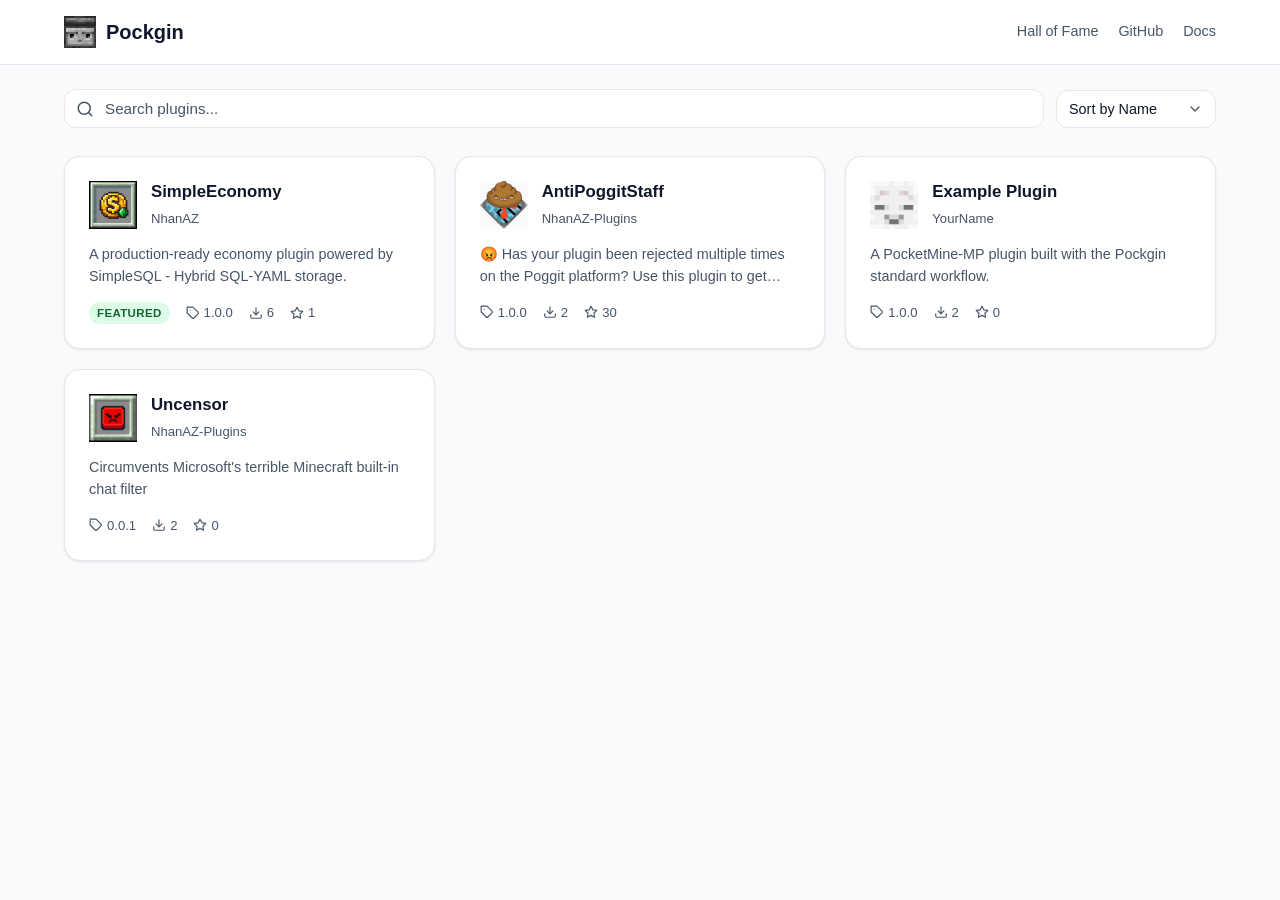
<file: index.html>
<!DOCTYPE html>
<html lang="en">
<head>
  <meta charset="UTF-8">
  <meta name="viewport" content="width=device-width, initial-scale=1.0">
  <title>Pockgin</title>
  <meta name="description" content="Pockgin – A static-first plugin registry for PocketMine-MP. Browse, discover, and download plugins without the overhead.">
  <link rel="icon" type="image/x-icon" href="assets/branding/favicon.ico">
  <link rel="icon" type="image/png" sizes="32x32" href="assets/branding/favicon-32x32.png">
  <link rel="apple-touch-icon" href="assets/branding/apple-touch-icon.png">
  <link rel="stylesheet" href="styles.css">
</head>
<body>

  <header class="site-header">
    <div class="container header-inner">
      <a href="index.html" class="site-logo">
        <img src="assets/branding/favicon-32x32.png" alt="Pockgin" width="32" height="32">
        <span>Pockgin</span>
      </a>
      <nav class="header-nav">
        <a href="hall-of-fame.html">Hall of Fame</a>
        <a href="https://github.com/pockgin" target="_blank" rel="noopener">GitHub</a>
        <a href="https://github.com/pockgin/docs" target="_blank" rel="noopener">Docs</a>
      </nav>
    </div>
  </header>

  <main class="container home-main">
    <div class="toolbar">
      <div class="search-box">
        <svg class="search-icon" viewBox="0 0 24 24" fill="none" stroke="currentColor" stroke-width="2" stroke-linecap="round" stroke-linejoin="round">
          <circle cx="11" cy="11" r="8"/>
          <line x1="21" y1="21" x2="16.65" y2="16.65"/>
        </svg>
        <input type="text" id="search-input" placeholder="Search plugins..." autocomplete="off">
      </div>
      <div class="sort-dropdown" id="sort-dropdown">
        <button type="button" class="sort-trigger" id="sort-trigger" aria-haspopup="listbox" aria-expanded="false">
          <span id="sort-label">Sort by Name</span>
          <svg viewBox="0 0 24 24" fill="none" stroke="currentColor" stroke-width="2" stroke-linecap="round" stroke-linejoin="round">
            <polyline points="6 9 12 15 18 9"></polyline>
          </svg>
        </button>
        <div class="sort-menu" id="sort-menu" role="listbox" aria-labelledby="sort-trigger">
          <button type="button" class="sort-option active" data-sort="name" role="option" aria-selected="true">Sort by Name</button>
          <button type="button" class="sort-option" data-sort="downloads" role="option" aria-selected="false">Sort by Downloads</button>
          <button type="button" class="sort-option" data-sort="stars" role="option" aria-selected="false">Sort by Stars</button>
        </div>
      </div>
    </div>

    <div id="plugin-list" class="plugin-grid">
      <div class="loading">
        <div class="spinner"></div>
        <p>Loading plugins...</p>
      </div>
    </div>
  </main>

  <script src="app.js"></script>
</body>
</html>
</file>
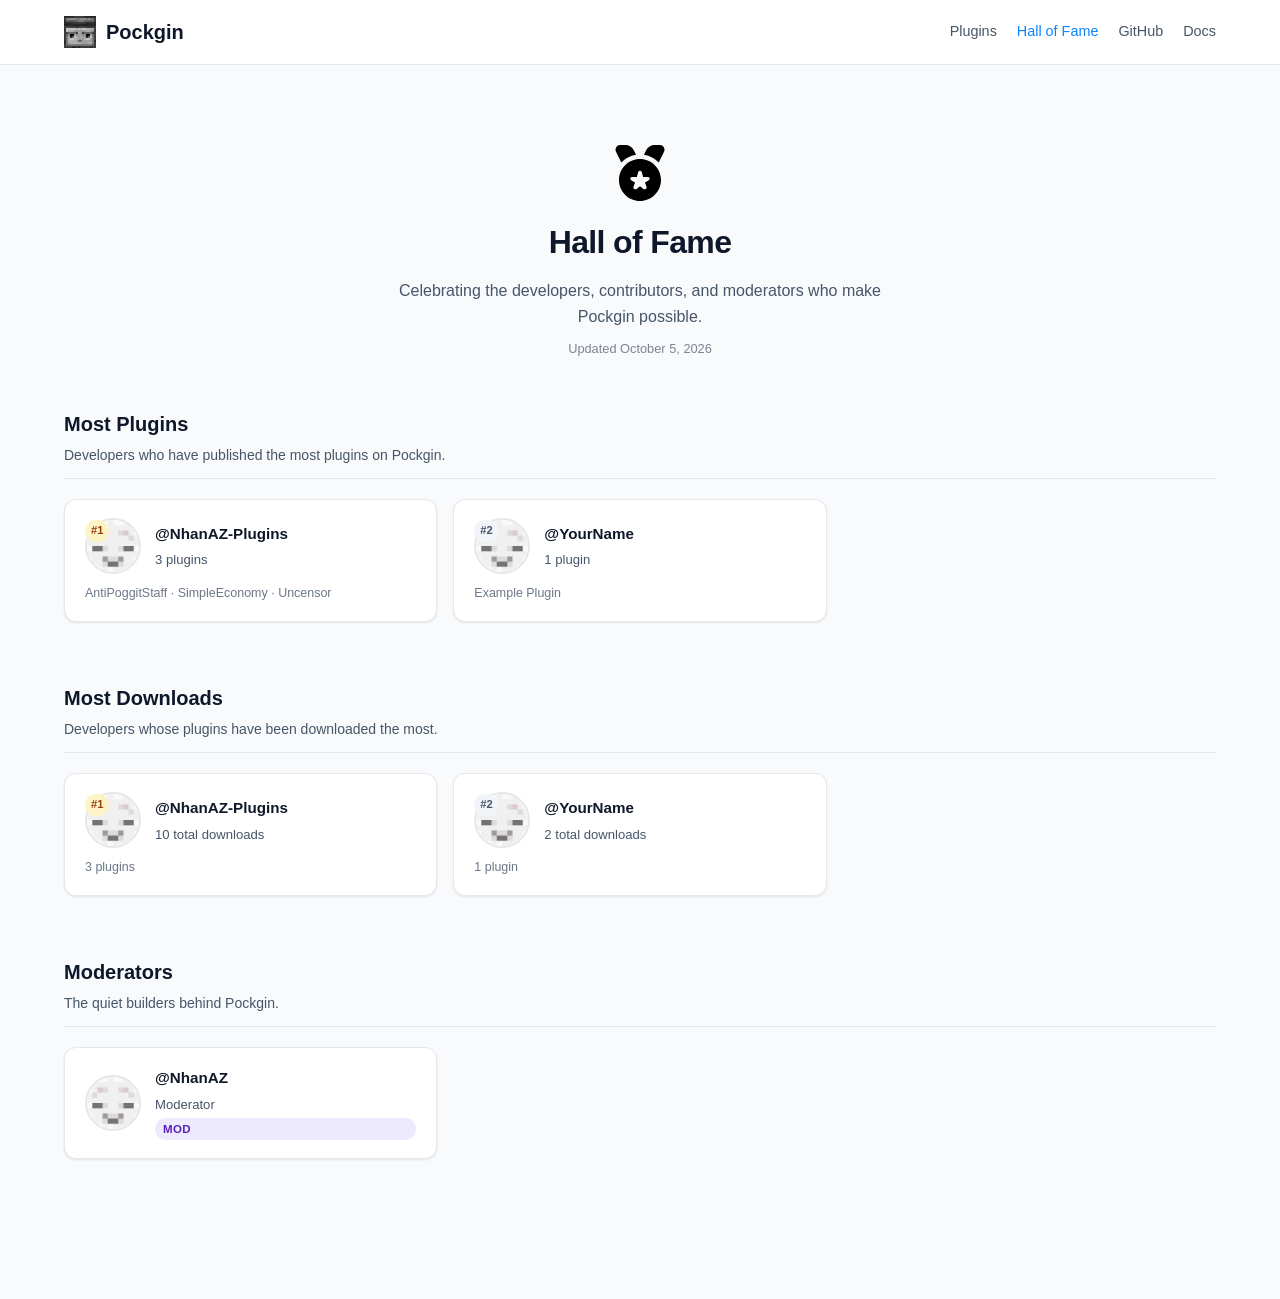
<file: hall-of-fame.html>
<!DOCTYPE html>
<html lang="en">
<head>
  <meta charset="UTF-8">
  <meta name="viewport" content="width=device-width, initial-scale=1.0">
  <title>Hall of Fame – Pockgin</title>
  <meta name="description" content="Pockgin Hall of Fame – celebrating top developers, contributors, and moderators of the PocketMine-MP plugin ecosystem.">
  <link rel="icon" type="image/x-icon" href="assets/branding/favicon.ico">
  <link rel="icon" type="image/png" sizes="32x32" href="assets/branding/favicon-32x32.png">
  <link rel="apple-touch-icon" href="assets/branding/apple-touch-icon.png">
  <link rel="stylesheet" href="styles.css">
  <link rel="stylesheet" href="hall-of-fame.css">
</head>
<body>

  <header class="site-header">
    <div class="container header-inner">
      <a href="index.html" class="site-logo">
        <img src="assets/branding/favicon-32x32.png" alt="Pockgin" width="32" height="32">
        <span>Pockgin</span>
      </a>
      <nav class="header-nav">
        <a href="index.html">Plugins</a>
        <a href="hall-of-fame.html" class="nav-active">Hall of Fame</a>
        <a href="https://github.com/pockgin" target="_blank" rel="noopener">GitHub</a>
        <a href="https://github.com/pockgin/docs" target="_blank" rel="noopener">Docs</a>
      </nav>
    </div>
  </header>

  <main class="container hof-main" id="hof-root">
    <div class="loading">
      <div class="spinner"></div>
      <p>Loading Hall of Fame...</p>
    </div>
  </main>

  <script src="hall-of-fame.js"></script>
</body>
</html>
</file>
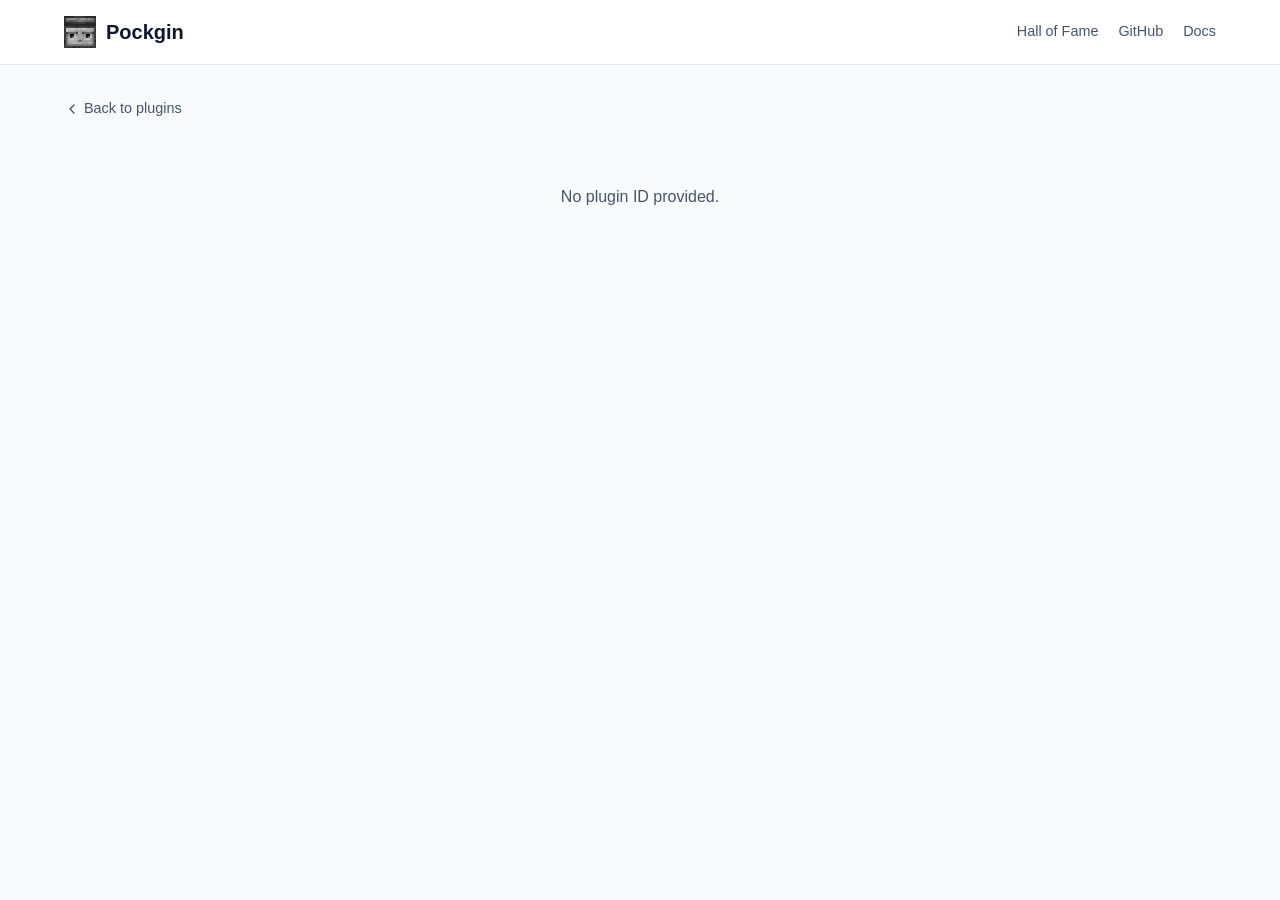
<file: plugin.html>
<!DOCTYPE html>
<html lang="en">
<head>
  <meta charset="UTF-8">
  <meta name="viewport" content="width=device-width, initial-scale=1.0">
  <title>Plugin – Pockgin</title>
  <meta name="description" content="Plugin details on Pockgin – A static-first plugin registry for PocketMine-MP.">
  <link rel="icon" type="image/x-icon" href="assets/branding/favicon.ico">
  <link rel="icon" type="image/png" sizes="32x32" href="assets/branding/favicon-32x32.png">
  <link rel="apple-touch-icon" href="assets/branding/apple-touch-icon.png">
  <link rel="stylesheet" href="styles.css">
</head>
<body>

  <header class="site-header">
    <div class="container header-inner">
      <a href="index.html" class="site-logo">
        <img src="assets/branding/favicon-32x32.png" alt="Pockgin" width="32" height="32">
        <span>Pockgin</span>
      </a>
      <nav class="header-nav">
        <a href="hall-of-fame.html">Hall of Fame</a>
        <a href="https://github.com/pockgin" target="_blank" rel="noopener">GitHub</a>
        <a href="https://github.com/pockgin/docs" target="_blank" rel="noopener">Docs</a>
      </nav>
    </div>
  </header>

  <main class="container">
    <a href="index.html" class="back-link">
      <svg viewBox="0 0 24 24" fill="none" stroke="currentColor" stroke-width="2" stroke-linecap="round" stroke-linejoin="round">
        <polyline points="15 18 9 12 15 6"/>
      </svg>
      Back to plugins
    </a>

    <div id="plugin-detail">
      <div class="loading">
        <div class="spinner"></div>
        <p>Loading plugin details...</p>
      </div>
    </div>
  </main>

  <script src="comments-config.js"></script>
  <script src="plugin-detail.js"></script>
</body>
</html>
</file>
<file: styles.css>
/* ========================================
   Pockgin – Static Plugin Registry
   Theme: White + Blue, minimal modern
   ======================================== */

:root {
  --bg-primary: #FFFFFF;
  --bg-surface: #F8FAFC;
  --border-default: #E5E7EB;
  --text-primary: #0F172A;
  --text-secondary: #475569;
  --brand-primary: #0A84FF;
  --brand-primary-hover: #0070E0;
  --badge-success: #16A34A;
  --badge-warning: #F59E0B;

  --radius-sm: 8px;
  --radius-md: 12px;
  --radius-lg: 16px;
  --shadow-card: 0 1px 3px rgba(0, 0, 0, 0.06), 0 1px 2px rgba(0, 0, 0, 0.04);
  --shadow-card-hover: 0 4px 12px rgba(0, 0, 0, 0.08);
  --transition-fast: 150ms ease;
  --max-width: 1200px;
}

*,
*::before,
*::after {
  box-sizing: border-box;
  margin: 0;
  padding: 0;
}

html {
  -webkit-text-size-adjust: 100%;
}

body {
  font-family: -apple-system, BlinkMacSystemFont, "SF Pro Text", "Segoe UI", Roboto, sans-serif;
  color: var(--text-primary);
  background: var(--bg-surface);
  line-height: 1.6;
  -webkit-font-smoothing: antialiased;
  -moz-osx-font-smoothing: grayscale;
}

a {
  color: var(--brand-primary);
  text-decoration: none;
}
a:hover {
  color: var(--brand-primary-hover);
}

img {
  max-width: 100%;
  height: auto;
}

img.image-loading {
  background: linear-gradient(
    90deg,
    #eef2f7 0%,
    #e2e8f0 45%,
    #eef2f7 100%
  );
  background-size: 220% 100%;
  animation: imageShimmer 1.1s linear infinite;
}

@keyframes imageShimmer {
  0% { background-position: 200% 0; }
  100% { background-position: -20% 0; }
}

/* ---- Layout ---- */

.container {
  max-width: var(--max-width);
  margin: 0 auto;
  padding: 0 24px;
}

.home-main {
  padding-top: 24px;
}

/* ---- Header ---- */

.site-header {
  background: var(--bg-primary);
  border-bottom: 1px solid var(--border-default);
  padding: 16px 0;
  position: sticky;
  top: 0;
  z-index: 100;
}

.header-inner {
  display: flex;
  align-items: center;
  justify-content: space-between;
  gap: 16px;
}

.site-logo {
  display: flex;
  align-items: center;
  gap: 10px;
  font-size: 1.25rem;
  font-weight: 700;
  color: var(--text-primary);
}
.site-logo img {
  width: 32px;
  height: 32px;
}
.site-logo:hover {
  color: var(--text-primary);
}

.header-nav {
  display: flex;
  align-items: center;
  gap: 20px;
}
.header-nav a {
  font-size: 0.9rem;
  font-weight: 500;
  color: var(--text-secondary);
}
.header-nav a:hover {
  color: var(--brand-primary);
}

/* ---- Hero ---- */

.hero {
  text-align: center;
  padding: 56px 24px 40px;
}
.hero h1 {
  font-size: 2.5rem;
  font-weight: 800;
  letter-spacing: -0.02em;
  margin-bottom: 8px;
}
.hero .subtitle {
  font-size: 1.15rem;
  color: var(--text-secondary);
  font-weight: 400;
}

/* ---- Search & Filter ---- */

.toolbar {
  display: flex;
  align-items: center;
  gap: 12px;
  margin-bottom: 28px;
  flex-wrap: wrap;
}

.search-box {
  flex: 1;
  min-width: 200px;
  position: relative;
}
.search-box input {
  width: 100%;
  padding: 10px 14px 10px 40px;
  border: 1px solid var(--border-default);
  border-radius: var(--radius-md);
  font-size: 0.95rem;
  background: var(--bg-primary);
  color: var(--text-primary);
  outline: none;
  transition: border-color var(--transition-fast);
}
.search-box input::placeholder {
  color: var(--text-secondary);
}
.search-box input:focus {
  border-color: var(--brand-primary);
}
.search-box .search-icon {
  position: absolute;
  left: 12px;
  top: 50%;
  transform: translateY(-50%);
  width: 18px;
  height: 18px;
  color: var(--text-secondary);
  pointer-events: none;
}

.sort-dropdown {
  position: relative;
}

.sort-trigger {
  display: inline-flex;
  align-items: center;
  justify-content: space-between;
  gap: 8px;
  min-width: 160px;
  padding: 10px 12px;
  border: 1px solid var(--border-default);
  border-radius: var(--radius-md);
  font-size: 0.9rem;
  background: var(--bg-primary);
  color: var(--text-primary);
  cursor: pointer;
  outline: none;
}
.sort-trigger:hover {
  border-color: #d5d9e1;
}
.sort-trigger:focus {
  border-color: var(--brand-primary);
}
.sort-trigger svg {
  width: 16px;
  height: 16px;
  color: var(--text-secondary);
}

.sort-menu {
  position: absolute;
  top: calc(100% + 6px);
  right: 0;
  min-width: 100%;
  background: var(--bg-primary);
  border: 1px solid var(--border-default);
  border-radius: 10px;
  box-shadow: var(--shadow-card-hover);
  padding: 6px;
  z-index: 30;
  display: none;
}
.sort-menu.open {
  display: block;
}

.sort-option {
  width: 100%;
  text-align: left;
  border: none;
  background: transparent;
  color: var(--text-primary);
  font-size: 0.88rem;
  border-radius: 8px;
  padding: 8px 10px;
  cursor: pointer;
}
.sort-option:hover {
  background: var(--bg-surface);
}
.sort-option.active {
  background: #eaf3ff;
  color: #005ec2;
}

.stats-bar {
  font-size: 0.85rem;
  color: var(--text-secondary);
  margin-bottom: 20px;
}

/* ---- Plugin Grid ---- */

.plugin-grid {
  display: grid;
  grid-template-columns: repeat(auto-fill, minmax(340px, 1fr));
  gap: 20px;
  padding-bottom: 60px;
}

/* ---- Plugin Card ---- */

.plugin-card {
  background: var(--bg-primary);
  border: 1px solid var(--border-default);
  border-radius: var(--radius-lg);
  box-shadow: var(--shadow-card);
  padding: 24px;
  display: flex;
  flex-direction: column;
  gap: 14px;
  transition: box-shadow var(--transition-fast), transform var(--transition-fast);
}
.plugin-card:hover {
  box-shadow: var(--shadow-card-hover);
  transform: translateY(-2px);
}

.card-header {
  display: flex;
  align-items: flex-start;
  gap: 14px;
}

.card-icon {
  width: 48px;
  height: 48px;
  border-radius: 0;
  object-fit: cover;
  flex-shrink: 0;
  background: var(--bg-surface);
}

.card-title-area {
  flex: 1;
  min-width: 0;
}
.card-title-area h3 {
  font-size: 1.05rem;
  font-weight: 600;
  margin-bottom: 2px;
  line-height: 1.3;
}
.card-title-area h3 a {
  color: var(--text-primary);
}
.card-title-area h3 a:hover {
  color: var(--brand-primary);
}
.card-author {
  font-size: 0.82rem;
  color: var(--text-secondary);
}

.card-desc {
  font-size: 0.9rem;
  color: var(--text-secondary);
  line-height: 1.5;
  display: -webkit-box;
  -webkit-line-clamp: 2;
  -webkit-box-orient: vertical;
  overflow: hidden;
}

.card-meta {
  display: flex;
  align-items: center;
  gap: 16px;
  flex-wrap: wrap;
  font-size: 0.82rem;
  color: var(--text-secondary);
}
.meta-item {
  display: flex;
  align-items: center;
  gap: 4px;
}
.meta-item svg {
  width: 14px;
  height: 14px;
  flex-shrink: 0;
}

.badge {
  display: inline-flex;
  align-items: center;
  padding: 2px 8px;
  border-radius: 99px;
  font-size: 0.72rem;
  font-weight: 600;
  text-transform: uppercase;
  letter-spacing: 0.03em;
}
.badge-featured {
  background: #DCFCE7;
  color: #166534;
}
.badge-unapproved {
  background: #FEE2E2;
  color: #991B1B;
}

.card-actions {
  display: flex;
  gap: 8px;
  margin-top: auto;
  padding-top: 4px;
}

.btn {
  display: inline-flex;
  align-items: center;
  justify-content: center;
  gap: 6px;
  padding: 8px 16px;
  border: none;
  border-radius: var(--radius-sm);
  font-size: 0.85rem;
  font-weight: 600;
  cursor: pointer;
  transition: background var(--transition-fast), color var(--transition-fast);
  text-decoration: none;
}
.btn svg {
  width: 15px;
  height: 15px;
}

.btn-primary {
  background: var(--brand-primary);
  color: #fff;
}
.btn-primary:hover {
  background: var(--brand-primary-hover);
  color: #fff;
}

.btn-outline {
  background: transparent;
  color: var(--text-secondary);
  border: 1px solid var(--border-default);
}
.btn-outline:hover {
  border-color: var(--brand-primary);
  color: var(--brand-primary);
}

/* ---- Loading / Empty ---- */

.loading,
.empty-state {
  text-align: center;
  padding: 60px 20px;
  color: var(--text-secondary);
}
.loading .spinner {
  display: inline-block;
  width: 32px;
  height: 32px;
  border: 3px solid var(--border-default);
  border-top-color: var(--brand-primary);
  border-radius: 50%;
  animation: spin 0.6s linear infinite;
}
@keyframes spin {
  to { transform: rotate(360deg); }
}

/* ── Plugin Detail ── */

.pd-header {
  display: flex;
  align-items: flex-start;
  gap: 20px;
  padding: 32px 0 28px;
  border-bottom: 1px solid var(--border-default);
}

.pd-icon {
  width: 64px;
  height: 64px;
  border-radius: var(--radius-sm);
  object-fit: cover;
  flex-shrink: 0;
  background: var(--bg-surface);
  border: 1px solid var(--border-default);
}

.pd-header-info { flex: 1; min-width: 0; }

.pd-name-row {
  display: flex;
  align-items: center;
  gap: 10px;
  flex-wrap: wrap;
}

.pd-name {
  font-size: 1.5rem;
  font-weight: 700;
  line-height: 1.25;
}

.pd-author {
  display: inline-flex;
  align-items: center;
  gap: 6px;
  font-size: 0.88rem;
  color: var(--text-secondary);
  margin-top: 4px;
}

.pd-author a {
  color: var(--text-secondary);
  font-weight: 600;
}

.pd-author a:hover { color: var(--brand-primary); }

.pd-author-avatar {
  width: 20px;
  height: 20px;
  border-radius: 50%;
  object-fit: cover;
  border: 1px solid var(--border-default);
}

.pd-desc {
  font-size: 0.92rem;
  color: var(--text-secondary);
  line-height: 1.55;
  margin-top: 8px;
}

/* Layout */
.pd-layout {
  display: grid;
  grid-template-columns: 1fr 280px;
  gap: 40px;
  align-items: start;
  padding: 28px 0 60px;
}

.pd-main { min-width: 0; }

.pd-sidebar {
  position: sticky;
  top: 80px;
  display: flex;
  flex-direction: column;
  gap: 16px;
}

/* Sidebar cards */
.pd-card {
  background: var(--bg-primary);
  border: 1px solid var(--border-default);
  border-radius: var(--radius-md);
  padding: 16px;
}

.pd-card-title {
  font-size: 0.7rem;
  font-weight: 700;
  text-transform: uppercase;
  letter-spacing: 0.08em;
  color: var(--text-secondary);
  margin-bottom: 12px;
}

.pd-card-divider {
  height: 1px;
  background: var(--border-default);
  margin: 12px 0;
}

/* Install card */
.pd-install-version {
  display: flex;
  align-items: center;
  gap: 8px;
}

.pd-ver-tag {
  font-size: 0.95rem;
  font-weight: 600;
  color: var(--text-primary);
}

.pd-ver-meta {
  font-size: 0.78rem;
  color: var(--text-secondary);
  margin-top: 2px;
}

.pd-dl-btn {
  width: 100%;
  justify-content: center;
  margin-top: 10px;
  font-size: 0.82rem;
  padding: 8px 14px;
}

/* Repo card */
.pd-repo-link {
  display: flex;
  align-items: center;
  gap: 8px;
  color: var(--text-primary);
  font-size: 0.85rem;
  font-weight: 500;
  word-break: break-all;
}

.pd-repo-link svg { flex-shrink: 0; }

.pd-repo-link:hover { color: var(--brand-primary); }

.pd-repo-archive { margin-top: 8px; }

/* Stat list */
.pd-stat-list {
  list-style: none;
  margin: 0;
  padding: 0;
}

.pd-stat-list li {
  display: flex;
  justify-content: space-between;
  align-items: baseline;
  padding: 5px 0;
  font-size: 0.84rem;
}

.pd-stat-list li + li {
  border-top: 1px solid var(--border-default);
}

.pd-stat-label { color: var(--text-secondary); }

.pd-stat-value {
  font-weight: 600;
  color: var(--text-primary);
  text-align: right;
}

.pd-stat-link {
  text-decoration: none;
  color: var(--brand-primary);
}

.pd-stat-link:hover { text-decoration: underline; }

/* Dep list */
.pd-dep-label {
  font-size: 0.72rem;
  font-weight: 600;
  color: var(--text-secondary);
  text-transform: uppercase;
  letter-spacing: 0.04em;
  margin: 6px 0 4px;
}

.pd-dep-label:first-child { margin-top: 0; }

.pd-dep-list {
  margin: 0;
  padding-left: 18px;
  font-size: 0.84rem;
  color: var(--text-primary);
}

.pd-dep-list li { margin-bottom: 2px; }

/* Main column sections */
.pd-section { margin-bottom: 32px; }

.pd-section-title {
  font-size: 1rem;
  font-weight: 700;
  color: var(--text-primary);
  margin-bottom: 14px;
  padding-bottom: 8px;
  border-bottom: 1px solid var(--border-default);
}

.pd-readme-content {
  background: var(--bg-primary);
  border: 1px solid var(--border-default);
  border-radius: var(--radius-md);
  padding: 24px;
}

/* README Tab Bar */
.pd-readme-tabs-section {
  margin-bottom: 32px;
}

.pd-tab-bar {
  display: flex;
  flex-wrap: wrap;
  gap: 4px;
  padding: 6px;
  background: var(--bg-surface);
  border: 1px solid var(--border-default);
  border-radius: var(--radius-md);
  margin-bottom: 16px;
}

.pd-tab {
  padding: 6px 14px;
  border: 1px solid transparent;
  border-radius: var(--radius-sm);
  background: transparent;
  color: var(--text-secondary);
  font-size: 0.82rem;
  font-weight: 500;
  cursor: pointer;
  transition: background var(--transition-fast), color var(--transition-fast), border-color var(--transition-fast);
  white-space: nowrap;
}

.pd-tab:hover {
  background: var(--bg-primary);
  color: var(--text-primary);
}

.pd-tab.active {
  background: var(--bg-primary);
  color: var(--brand-primary);
  border-color: var(--brand-primary);
  font-weight: 600;
}

.pd-tab-panel.hidden {
  display: none;
}

.pd-muted {
  font-size: 0.88rem;
  color: var(--text-secondary);
  text-align: center;
  padding: 24px;
  background: var(--bg-surface);
  border-radius: var(--radius-md);
}

/* Accordion */
.pd-accordion-btn {
  display: flex;
  align-items: center;
  justify-content: space-between;
  width: 100%;
  padding: 12px 16px;
  background: var(--bg-primary);
  border: 1px solid var(--border-default);
  border-radius: var(--radius-md);
  cursor: pointer;
  font-size: 0.9rem;
  font-weight: 600;
  color: var(--text-primary);
  transition: background var(--transition-fast);
}

.pd-accordion-btn:hover { background: var(--bg-surface); }

.pd-chevron {
  width: 16px;
  height: 16px;
  transition: transform var(--transition-fast);
}

.pd-accordion-btn[aria-expanded="true"] .pd-chevron { transform: rotate(180deg); }

.pd-accordion-body {
  display: none;
  padding-top: 8px;
}

.pd-accordion-body.open { display: block; }

/* Build rows */
.pd-build-row {
  display: flex;
  align-items: center;
  justify-content: space-between;
  gap: 12px;
  padding: 10px 14px;
  background: var(--bg-primary);
  border: 1px solid var(--border-default);
  border-radius: var(--radius-sm);
  margin-bottom: 6px;
}

.pd-build-info {
  display: flex;
  flex-direction: column;
  gap: 2px;
}

/* Comments */
.pd-comments { margin-bottom: 0; }

/* Version channel badges */
.version-channel {
  display: inline-block;
  padding: 2px 8px;
  border-radius: 99px;
  font-size: 0.68rem;
  font-weight: 600;
  text-transform: uppercase;
  letter-spacing: 0.03em;
}

.channel-stable {
  background: #DCFCE7;
  color: var(--badge-success);
}

.channel-dev {
  background: #DBEAFE;
  color: #1D4ED8;
}

.btn-sm {
  padding: 5px 10px;
  font-size: 0.78rem;
}

/* ---- Markdown Content ---- */

.markdown-content {
  width: 100%;
  color: var(--text-secondary);
  font-size: 0.95rem;
  line-height: 1.75;
}
.markdown-content p {
  margin: 0 0 12px;
}
.markdown-content h3,
.markdown-content h4,
.markdown-content h5,
.markdown-content h6 {
  margin: 16px 0 8px;
  color: var(--text-primary);
  line-height: 1.35;
}
.markdown-content h3 { font-size: 1.1rem; }
.markdown-content h4 { font-size: 1rem; }
.markdown-content h5 { font-size: 0.95rem; }
.markdown-content h6 { font-size: 0.9rem; }
.markdown-content ul {
  margin: 8px 0 12px 20px;
  padding: 0;
}
.markdown-content li {
  margin-bottom: 6px;
}
.markdown-content .markdown-checklist-item {
  display: flex;
  align-items: flex-start;
  gap: 8px;
}
.markdown-content .markdown-checklist-item input[type="checkbox"] {
  margin-top: 3px;
}
.markdown-content .markdown-checklist-item span {
  flex: 1;
}
.markdown-quote {
  margin: 12px 0 16px;
  padding: 10px 14px;
  border-left: 3px solid #cbd5e1;
  background: #f8fafc;
  color: var(--text-secondary);
  border-radius: 8px;
}
.markdown-content hr {
  border: 0;
  border-top: 1px solid var(--border-default);
  margin: 16px 0;
}
.markdown-content a {
  color: var(--brand-primary);
  text-decoration: underline;
}
.markdown-content code {
  font-family: ui-monospace, SFMono-Regular, Menlo, Consolas, "Liberation Mono", monospace;
  background: #eef2f7;
  color: #0f172a;
  border-radius: 6px;
  padding: 1px 6px;
  font-size: 0.86em;
}
.markdown-content pre {
  margin: 10px 0 14px;
  background: #0f172a;
  color: #e2e8f0;
  border-radius: 10px;
  padding: 12px;
  overflow-x: auto;
}
.markdown-content pre code {
  background: transparent;
  color: inherit;
  border-radius: 0;
  padding: 0;
}
.markdown-image-wrap {
  margin: 12px 0 16px;
}
.markdown-image {
  max-width: 100%;
  height: auto;
  border-radius: 10px;
  border: 1px solid var(--border-default);
  background: #fff;
}
.markdown-inline-badge {
  display: inline-block;
  max-height: 28px;
  width: auto;
  vertical-align: middle;
  margin: 0 2px;
  border: 0;
  background: transparent;
}
.markdown-table-wrap {
  width: 100%;
  overflow-x: auto;
  margin: 12px 0 16px;
}
.markdown-table {
  width: 100%;
  border-collapse: collapse;
  min-width: 520px;
  background: #fff;
}
.markdown-table th,
.markdown-table td {
  border: 1px solid var(--border-default);
  padding: 8px 10px;
  text-align: left;
  vertical-align: top;
}
.markdown-table th {
  background: #f8fafc;
  color: var(--text-primary);
  font-weight: 600;
}
.markdown-table td {
  color: var(--text-secondary);
}

/* ---- Comments Section ---- */

.comments-section {
  margin-top: 40px;
  padding-top: 32px;
  border-top: 1px solid var(--border-default);
  margin-bottom: 60px;
}
.comments-disabled {
  text-align: center;
  padding: 32px;
  color: var(--text-secondary);
  font-size: 0.9rem;
  background: var(--bg-surface);
  border-radius: var(--radius-md);
}

/* ---- Back Link ---- */

.back-link {
  display: inline-flex;
  align-items: center;
  gap: 4px;
  font-size: 0.9rem;
  color: var(--text-secondary);
  padding-top: 32px;
}
.back-link:hover {
  color: var(--brand-primary);
}
.back-link svg {
  width: 16px;
  height: 16px;
}

/* ---- Footer ---- */

.site-footer {
  text-align: center;
  padding: 32px 24px;
  font-size: 0.82rem;
  color: var(--text-secondary);
  border-top: 1px solid var(--border-default);
  background: var(--bg-primary);
}

/* ---- Responsive ---- */

@media (max-width: 768px) {
  .home-main {
    padding-top: 20px;
  }
  .toolbar {
    align-items: stretch;
    gap: 10px;
    margin-top: 6px;
    margin-bottom: 22px;
  }
  .search-box {
    width: 100%;
    min-width: 0;
  }
  .sort-dropdown {
    width: 100%;
  }
  .sort-trigger {
    width: 100%;
    min-width: 0;
  }
  .sort-menu {
    left: 0;
    right: 0;
    min-width: 0;
  }
  .hero h1 {
    font-size: 1.75rem;
  }
  .hero .subtitle {
    font-size: 1rem;
  }
  .plugin-grid {
    grid-template-columns: 1fr;
  }
  .pd-header {
    flex-direction: column;
    align-items: center;
    text-align: center;
  }
  .pd-name-row { justify-content: center; }
  .pd-author { justify-content: center; }
  .pd-layout {
    grid-template-columns: 1fr;
  }
  .pd-sidebar {
    position: static;
    order: -1;
  }
  .header-nav {
    display: none;
  }
}

@media (max-width: 480px) {
  .container {
    padding: 0 16px;
  }
  .plugin-card {
    padding: 18px;
  }
  .toolbar {
    flex-direction: column;
    margin-top: 8px;
  }
  .search-box {
    width: 100%;
  }
  .sort-trigger {
    padding: 11px 12px;
  }
}
</file>
<file: hall-of-fame.css>
/* ========================================
   Hall of Fame – styles
   ======================================== */

.hof-main {
  padding-top: 40px;
  padding-bottom: 80px;
}

/* ---- Hero ---- */

.hof-hero {
  text-align: center;
  padding: 40px 0 48px;
}

.hof-hero-icon {
  font-size: 3rem;
  line-height: 1;
  margin-bottom: 16px;
  color: #f59e0b;
}

.hof-hero-icon i {
  font-size: 3rem;
  display: inline-block;
}

.hof-hero-icon img {
  width: 56px;
  height: 56px;
  display: inline-block;
  vertical-align: middle;
}

.hof-hero h1 {
  font-size: 2rem;
  font-weight: 800;
  letter-spacing: -0.02em;
  margin-bottom: 10px;
}

.hof-hero-sub {
  font-size: 1rem;
  color: var(--text-secondary);
  max-width: 520px;
  margin: 0 auto 10px;
  line-height: 1.6;
}

.hof-updated {
  font-size: 0.8rem;
  color: var(--text-secondary);
  opacity: 0.7;
  margin-top: 4px;
}

/* ---- Section ---- */

.hof-section {
  margin-bottom: 60px;
}

.hof-section-header {
  margin-bottom: 20px;
  padding-bottom: 12px;
  border-bottom: 1px solid var(--border-default);
}

.hof-section-header h2 {
  font-size: 1.25rem;
  font-weight: 700;
  margin-bottom: 4px;
}

.hof-section-header p {
  font-size: 0.875rem;
  color: var(--text-secondary);
}

/* ---- Cards grid ---- */

.hof-cards {
  display: grid;
  grid-template-columns: repeat(auto-fill, minmax(280px, 1fr));
  gap: 16px;
}

/* ---- Person card ---- */

.hof-card {
  background: var(--bg-primary);
  border: 1px solid var(--border-default);
  border-radius: var(--radius-md);
  padding: 18px 20px;
  display: flex;
  flex-direction: column;
  gap: 10px;
  box-shadow: var(--shadow-card);
  transition: box-shadow var(--transition-fast), transform var(--transition-fast);
}

.hof-card:hover {
  box-shadow: var(--shadow-card-hover);
  transform: translateY(-2px);
}

.hof-card-top {
  display: flex;
  align-items: center;
  gap: 14px;
}

.hof-avatar {
  width: 56px;
  height: 56px;
  border-radius: 50%;
  object-fit: cover;
  flex-shrink: 0;
  border: 2px solid var(--border-default);
  background: var(--bg-surface);
}

.hof-card-info {
  flex: 1;
  min-width: 0;
  display: flex;
  flex-direction: column;
  gap: 3px;
}

.hof-username {
  font-size: 0.95rem;
  font-weight: 600;
  color: var(--text-primary);
  text-decoration: none;
  white-space: nowrap;
  overflow: hidden;
  text-overflow: ellipsis;
}
.hof-username:hover {
  color: var(--brand-primary);
}

.hof-card-subtitle {
  font-size: 0.82rem;
  color: var(--text-secondary);
}

.hof-card-detail {
  font-size: 0.78rem;
  color: var(--text-secondary);
  line-height: 1.5;
  opacity: 0.8;
  margin: 0;
  overflow: hidden;
  display: -webkit-box;
  -webkit-line-clamp: 2;
  -webkit-box-orient: vertical;
}

/* ---- Rank badge ---- */

.hof-rank {
  position: absolute;
  display: none; /* hidden by default; shown via relative wrapper trick */
}

.hof-card-top {
  position: relative;
}

.hof-rank {
  display: inline-flex;
  align-items: center;
  justify-content: center;
  font-size: 0.7rem;
  font-weight: 700;
  min-width: 22px;
  height: 22px;
  padding: 0 5px;
  border-radius: 99px;
  background: var(--bg-surface);
  border: 1px solid var(--border-default);
  color: var(--text-secondary);
  flex-shrink: 0;
  align-self: flex-start;
  margin-top: 2px;
}

.hof-rank-top {
  border-color: transparent;
}
.hof-rank-1 { background: #FEF3C7; color: #92400E; }
.hof-rank-2 { background: #F1F5F9; color: #475569; }
.hof-rank-3 { background: #FEF2F2; color: #9A3412; }

/* ---- Mod badge ---- */

.badge-mod {
  background: #EDE9FE;
  color: #5B21B6;
}

/* ---- nav active ---- */

.nav-active {
  color: var(--brand-primary) !important;
  font-weight: 600;
}

/* ---- Responsive ---- */

@media (max-width: 768px) {
  .hof-hero h1 { font-size: 1.6rem; }
  .hof-cards { grid-template-columns: 1fr; }
}
</file>
